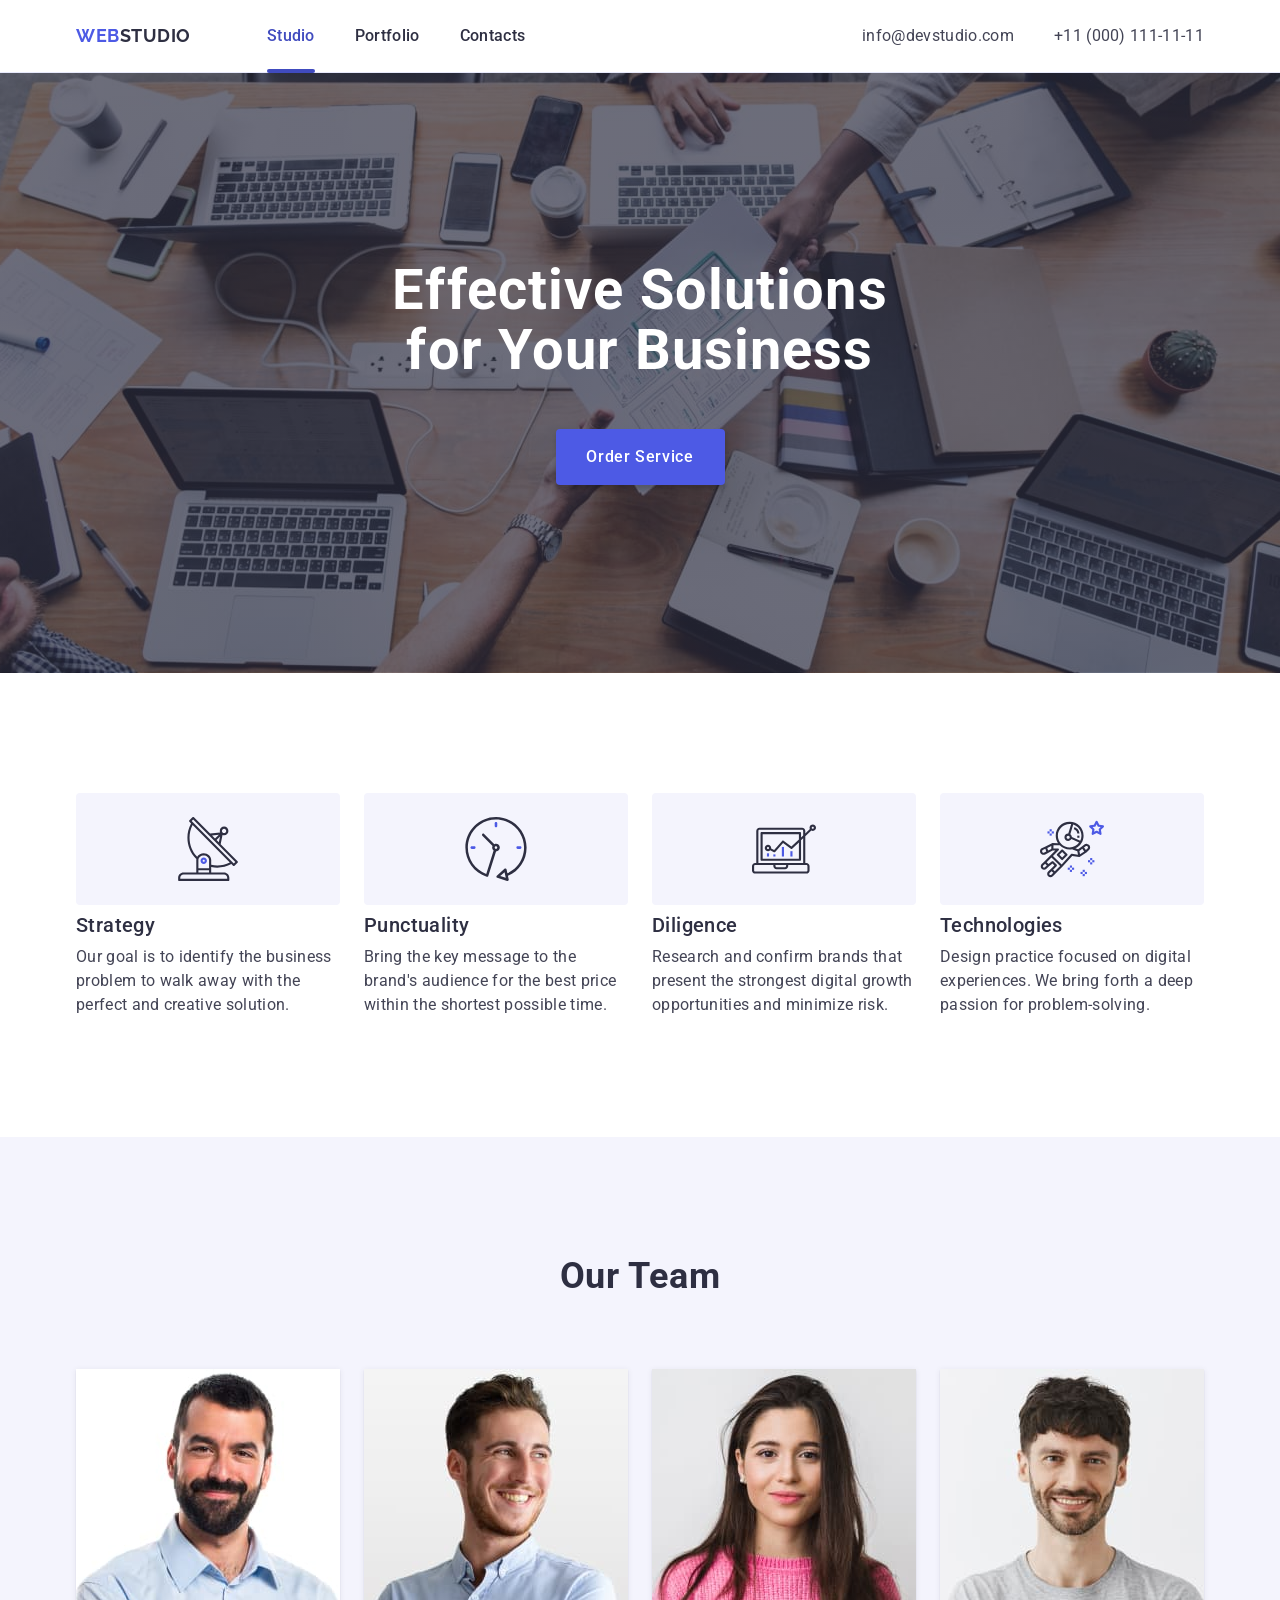
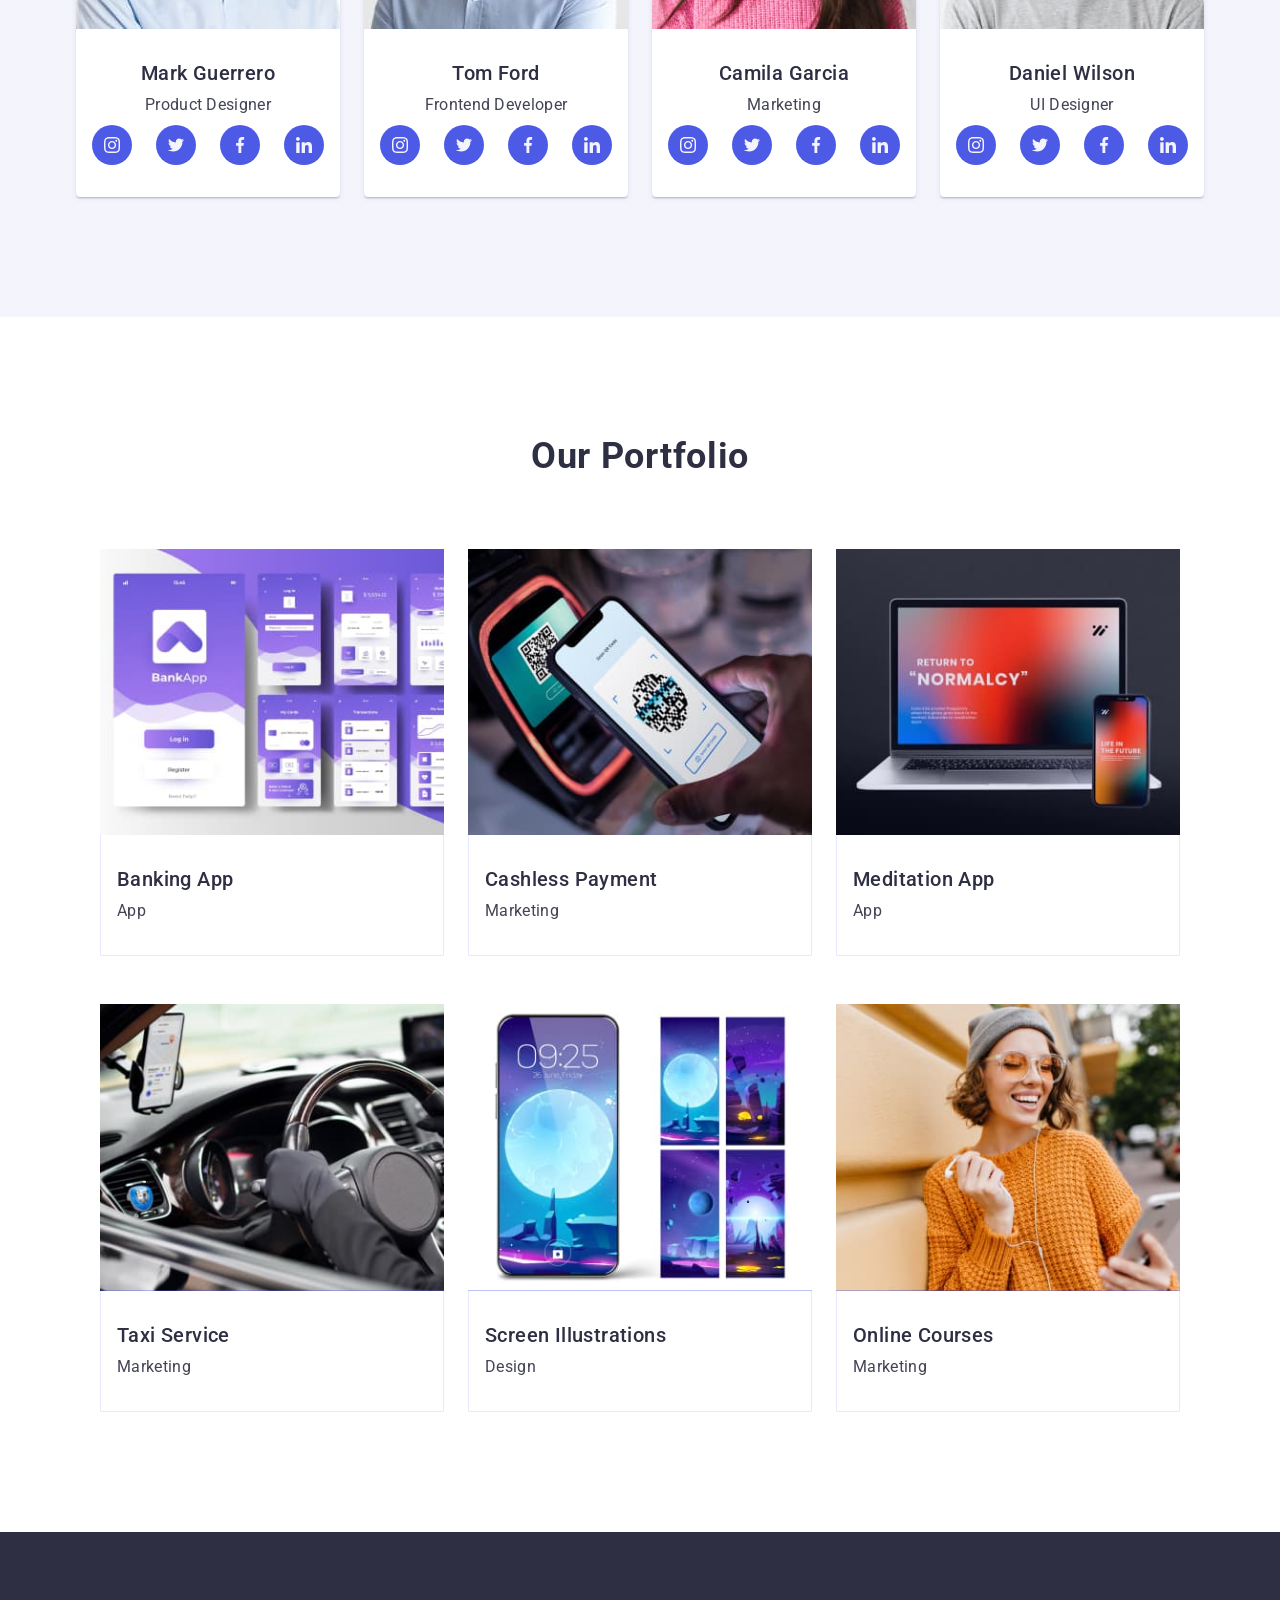
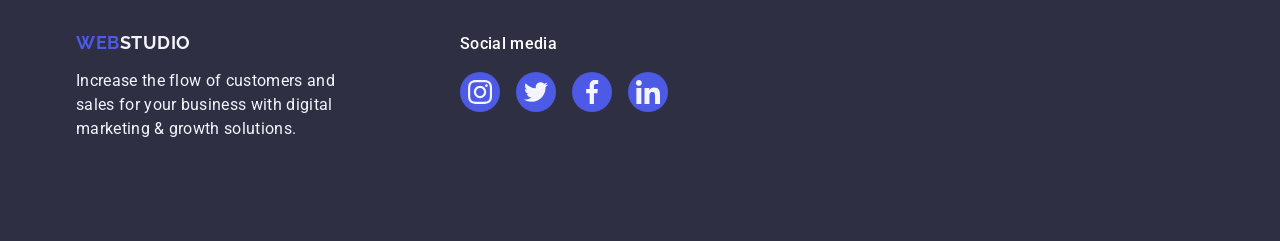
<file: index.html>
<!DOCTYPE html>
<html lang="en">
<head>
    <meta charset="UTF-8">
    <meta name="viewport" content="width=device-width, initial-scale=1.0">
    <title>Webstudio</title>
<link rel="preconnect" href="https://fonts.googleapis.com">
<link rel="preconnect" href="https://fonts.gstatic.com" crossorigin>
<link href="https://fonts.googleapis.com/css2?family=Raleway:wght@700&family=Roboto:wght@400;500;700&display=swap"
    rel="stylesheet">
        <link rel="stylesheet" href="https://cdnjs.cloudflare.com/ajax/libs/modern-normalize/2.0.0/modern-normalize.min.css"
            integrity="sha512-4xo8blKMVCiXpTaLzQSLSw3KFOVPWhm/TRtuPVc4WG6kUgjH6J03IBuG7JZPkcWMxJ5huwaBpOpnwYElP/m6wg=="
            crossorigin="anonymous" referrerpolicy="no-referrer" />
        <link rel="stylesheet" href="./css/styles.css">
</head>
<body>
    <!-- HEDER -->
    <header class="page-header">
        <div class="container page-header-div">
            <nav class="site-nav">
                <a class="logo-web" href="./index.html">
                    Web<span class="logo-link">Studio</span>
                </a>
                <ul class="navigation">
                    <li class="link-header">
                        <a class="menu-nav-link current" href="./index.html"> Studio</a>
                    </li>
                    <li class="link-header">
                        <a class="menu-nav-link" href="">Portfolio</a>
                    </li>
                    <li class="link-header">
                        <a class="menu-nav-link" href="">Contacts</a>
                    </li>
                </ul>
            </nav>
            
            <address class="adr-ss">
                <ul class="adr-ss-ul">
                    <li class="contacts link-header">
                        <a class="contacts-link" href="mailto:info@devstudio.com">info@devstudio.com</a>
                    </li>
                    <li class="contacts link-header">
                        <a class="contacts-link" href="tel:+110001111111">+11 (000) 111-11-11</a>
                    </li>
                </ul>
            </address>
        </div>
        
    </header>
           <!-- HERO -->
    <main>
        <section class="section hero-block">
            <div class="container container-hero">
                <h1 class="hero-title">Effective Solutions for Your Business</h1>
                <button class="button-hero" type="button">Order Service</button>
            </div>
            
        </section>

        <!-- First section after hero -->
        <section class="section">
            <div class="container">
               <h2 class="visually-hidden">our approach</h2>
                <ul class="privilege">
                    <li class="privilege-list">
                        <div class="privilege-div-icon">
                            <svg class="privilege-icon" width="64" height="64">
                                <use href="./images/icons.svg#icon-antenna-1"></use>
                            </svg>
                        </div>
                        <h3 class="title-privilege">Strategy</h3>
                        <p class="privilege-p">Our goal is to identify the business problem to walk away with the perfect and creative
                            solution.</p>
                    </li>
                    <li class="privilege-list">
                        <div class="privilege-div-icon">
                            <svg class="privilege-icon" width="64" height="64">
                                <use href="./images/icons.svg#icon-clock-1"></use>
                            </svg>
                        </div>
                        <h3 class="title-privilege">Punctuality</h3>
                        <p class="privilege-p">Bring the key message to the brand's audience for the best price within the shortest
                            possible time.</p>
                    </li>
                    <li class="privilege-list">
                        <div class="privilege-div-icon">
                            <svg class="privilege-icon" width="64" height="64">
                                <use href="./images/icons.svg#icon-diagram-1"></use>
                            </svg>
                        </div>
                        <h3 class="title-privilege">Diligence</h3>
                        <p class="privilege-p">Research and confirm brands that present the strongest digital growth opportunities and
                            minimize risk.</p>
                    </li>
                    <li class="privilege-list">
                        <div class="privilege-div-icon">
                            <svg class="privilege-icon" width="64" height="64">
                                <use href="./images/icons.svg#icon-astronaut-1"></use>
                            </svg>
                        </div>
                        <h3 class="title-privilege">Technologies</h3>
                        <p class="privilege-p">Design practice focused on digital experiences. We bring forth a deep passion for
                            problem-solving.</p>
                    </li>
                </ul>
            </div>
            
        </section>

        <!-- section Our Team -->
        <section class="section team-section">
            <div class="container">
             <h2 class="our-team">Our Team</h2>
                <ul class="our-team-ul">
                    <li class="our-team-li">
                        <img class="team-img" src="./images/markguerrero.jpg" alt="mark guerrero" width="264">
                        <div class="foto-names">
                            <h3 class="title-team">Mark Guerrero</h3>
                            <p class="our-team-p">Product Designer</p>
                            <ul class="team-icon-ul">
                                <li class="team-icon-li">
                                    <a class="taem-icon-link" href="">
                                        <svg class="team-icon-svg" width="16" height="16">
                                            <use href="./images/icons.svg#icon-instagram-2"></use>
                                        </svg>
                                    </a>
                                </li>
                                <li class="team-icon-li">
                                    <a class="taem-icon-link" href="">
                                        <svg class="team-icon-svg" width="16" height="16">
                                            <use href="./images/icons.svg#icon-twitter-1"></use>
                                        </svg>
                                    </a>
                                </li>
                                <li class="team-icon-li">
                                    <a class="taem-icon-link" href="">
                                        <svg class="team-icon-svg" width="16" height="16">
                                            <use href="./images/icons.svg#icon-facebook-1"></use>
                                        </svg>
                                    </a>
                                </li>
                                <li class="team-icon-li">
                                    <a class="taem-icon-link" href="">
                                        <svg class="team-icon-svg" width="16" height="16">
                                            <use href="./images/icons.svg#icon-linkedin-1"></use>
                                        </svg>
                                    </a>
                                </li>
                            </ul>
                        </div>
                        
                    </li>
                
                    <li class="our-team-li">
                        <img class="team-img" src="./images/tomford.jpg" alt="tom ford" width="264">
                        <div class="foto-names">
                            <h3 class="title-team">Tom Ford</h3>
                            <p class="our-team-p">Frontend Developer</p>
                            <ul class="team-icon-ul">
                                <li class="team-icon-li">
                                    <a class="taem-icon-link" href="">
                                        <svg class="team-icon-svg" width="16" height="16">
                                            <use href="./images/icons.svg#icon-instagram-2"></use>
                                        </svg>
                                    </a>
                                </li>
                                <li class="team-icon-li">
                                    <a class="taem-icon-link" href="">
                                        <svg class="team-icon-svg" width="16" height="16">
                                            <use href="./images/icons.svg#icon-twitter-1"></use>
                                        </svg>
                                    </a>
                                </li>
                                <li class="team-icon-li">
                                    <a class="taem-icon-link" href="">
                                        <svg class="team-icon-svg" width="16" height="16">
                                            <use href="./images/icons.svg#icon-facebook-1"></use>
                                        </svg>
                                    </a>
                                </li>
                                <li class="team-icon-li">
                                    <a class="taem-icon-link" href="">
                                        <svg class="team-icon-svg" width="16" height="16">
                                            <use href="./images/icons.svg#icon-linkedin-1"></use>
                                        </svg>
                                    </a>
                                </li>
                            </ul>
                        </div>
                    </li>
                
                    <li class="our-team-li">
                        <img class="team-img" src="./images/camilagarcia.jpg" alt="camila garcia" width="264">
                        <div class="foto-names">
                            <h3 class="title-team">Camila Garcia</h3>
                            <p class="our-team-p">Marketing</p>
                            <ul class="team-icon-ul">
                                <li class="team-icon-li">
                                    <a class="taem-icon-link" href="">
                                        <svg class="team-icon-svg" width="16" height="16">
                                            <use href="./images/icons.svg#icon-instagram-2"></use>
                                        </svg>
                                    </a>
                                </li>
                                <li class="team-icon-li">
                                    <a class="taem-icon-link" href="">
                                        <svg class="team-icon-svg" width="16" height="16">
                                            <use href="./images/icons.svg#icon-twitter-1"></use>
                                        </svg>
                                    </a>
                                </li>
                                <li class="team-icon-li">
                                    <a class="taem-icon-link" href="">
                                        <svg class="team-icon-svg" width="16" height="16">
                                            <use href="./images/icons.svg#icon-facebook-1"></use>
                                        </svg>
                                    </a>
                                </li>
                                <li class="team-icon-li">
                                    <a class="taem-icon-link" href="">
                                        <svg class="team-icon-svg" width="16" height="16">
                                            <use href="./images/icons.svg#icon-linkedin-1"></use>
                                        </svg>
                                    </a>
                                </li>
                            </ul>
                        </div>                       
                    </li>
                
                    <li class="our-team-li">
                        <img class="team-img" src="./images/danielwilson.jpg" alt="daniel wilson" width="264">
                        <div class="foto-names">
                            <h3 class="title-team">Daniel Wilson</h3>
                            <p class="our-team-p">UI Designer</p>
                            <ul class="team-icon-ul">
                                <li class="team-icon-li">
                                    <a class="taem-icon-link" href="">
                                        <svg class="team-icon-svg" width="16" height="16">
                                            <use href="./images/icons.svg#icon-instagram-2"></use>
                                        </svg>
                                    </a>
                                </li>
                                <li class="team-icon-li">
                                    <a class="taem-icon-link" href="">
                                        <svg class="team-icon-svg" width="16" height="16">
                                            <use href="./images/icons.svg#icon-twitter-1"></use>
                                        </svg>
                                    </a>
                                </li>
                                <li class="team-icon-li">
                                    <a class="taem-icon-link" href="">
                                        <svg class="team-icon-svg" width="16" height="16">
                                            <use href="./images/icons.svg#icon-facebook-1"></use>
                                        </svg>
                                    </a>
                                </li>
                                <li class="team-icon-li">
                                    <a class="taem-icon-link" href="">
                                        <svg class="team-icon-svg" width="16" height="16">
                                            <use href="./images/icons.svg#icon-linkedin-1"></use>
                                        </svg>
                                    </a>
                                </li>
                            </ul>
                        </div>
                    </li>
                </ul>
            </div>
           
        </section>
        <!-- Portfolio -->
        <section class="section">
            <div class="container">
                <h2 class="portfolio-title">Our Portfolio</h2>
                <ul class="portfolio-ul">
                    <li class="portfolio-li">
                        
                            <div class="overlay-div">
                                <img class="portfolio-img" src="./images/bankingappinteraceconcept.jpg" alt="banking app interace concept" width="360">
                                <p class="ovrelay">14 Stylish and User-Friendly App Design Concepts · Task Manager App · Calorie Tracker App · Exotic
                                    Fruit Ecommerce App · Cloud Storage App</p>
                            </div>
                            
                            <div class="portfolio-card">
                                <h3 class="portfolio-name">Banking App</h3>
                                <p class="portfolio-p">App</p>
                            </div>
                    
     
                    </li>
                    <li class="portfolio-li">
                     
                           <div class="overlay-div">
                            <img class="portfolio-img" src="./images/cashlesspayment.jpg" alt="cashless payment" width="360">
                            <p class="ovrelay">14 Stylish and User-Friendly App Design Concepts · Task Manager App · Calorie Tracker App · Exotic
                                Fruit Ecommerce App · Cloud Storage App</p>
                           </div>
                            <div class="portfolio-card">
                                <h3 class="portfolio-name">Cashless Payment</h3>
                                <p class="portfolio-p">Marketing</p>
                            </div>
                        
                    </li>
                    <li class="portfolio-li">
                        
                            <div class="overlay-div">
                                <img class="portfolio-img" src="./images/laptop.jpg" alt="meditation app" width="360">
                                <p class="ovrelay">14 Stylish and User-Friendly App Design Concepts · Task Manager App · Calorie Tracker App · Exotic
                                    Fruit Ecommerce App · Cloud Storage App</p>
                            </div>
                            <div class="portfolio-card">
                                <h3 class="portfolio-name">Meditation App</h3>
                                <p class="portfolio-p">App</p>
                            </div>
                    
                       
                        
                    </li>
                    <li class="portfolio-li">
                        
                            <div class="overlay-div">
                                <img class="portfolio-img" src="./images/taxiservice.jpg" alt="taxi service" width="360">
                                <p class="ovrelay">14 Stylish and User-Friendly App Design Concepts · Task Manager App · Calorie Tracker App · Exotic
                                    Fruit Ecommerce App · Cloud Storage App</p>
                            </div>
                            <div class="portfolio-card">
                                <h3 class="portfolio-name">Taxi Service</h3>
                                <p class="portfolio-p">Marketing</p>
                            </div>
                        
                        
                    </li>
                    <li class="portfolio-li">
                        
                            <div class="overlay-div">
                                <img class="portfolio-img" src="./images/smartphone.jpg" alt="screen illustrations" width="360">
                                <p class="ovrelay">14 Stylish and User-Friendly App Design Concepts · Task Manager App · Calorie Tracker App · Exotic
                                    Fruit Ecommerce App · Cloud Storage App</p>
                            </div>
                            <div class="portfolio-card">
                                <h3 class="portfolio-name">Screen Illustrations</h3>
                                <p class="portfolio-p">Design</p>
                            </div>
                        
                       
                    </li>
                    <li class="portfolio-li">
                        
                            <div class="overlay-div">
                                <img class="portfolio-img" src="./images/onlinecourses.jpg" alt="online courses" width="360">
                                <p class="ovrelay">14 Stylish and User-Friendly App Design Concepts · Task Manager App · Calorie Tracker App · Exotic
                                    Fruit Ecommerce App · Cloud Storage App</p>
                            </div>
                            <div class="portfolio-card">
                                <h3 class="portfolio-name">Online Courses</h3>
                                <p class="portfolio-p">Marketing</p>
                            </div>
                        

                        
                        
                    </li>
                </ul>

            </div>
            
        </section>
    </main>
    
    <!-- FOOTER -->
    <footer class="footer">
        <div class="container footer-container">
                <div class="footer-box-logo">
                    <a class="logo-link-footer" href="./index.html">
                        Web<span class="logo-footer">Studio</span>
                    </a>
                    <p class="footer-p">Increase the flow of customers and sales for your business with digital marketing & growth solutions.</p>
                </div>
                <div class="footer-div-icon">
                    <p class="footer-social-title"> Social media</p>
                    <ul class="footr-icon-ul">
                    <li class="footer-icon-li">
                        <a class="footer-icon-link" href="">
                            <svg class="footer-icon-svg" width="24" height="24">
                                <use href="./images/icons.svg#icon-instagram-2"></use>
                            </svg>
                        </a>
                    </li>
                    <li class="footer-icon-li">
                        <a class="footer-icon-link" href="">
                            <svg class="footer-icon-svg" width="24" height="24">
                                <use href="./images/icons.svg#icon-twitter-1"></use>
                            </svg>
                        </a>
                    </li>
                    <li class="footer-icon-li">
                        <a class="footer-icon-link" href="">
                            <svg class="footer-icon-svg" width="24" height="24">
                                <use href="./images/icons.svg#icon-facebook-1"></use>
                            </svg>
                        </a>
                    </li>
                    <li class="footer-icon-li">
                        <a class="footer-icon-link" href="">
                            <svg class="footer-icon-svg" width="24" height="24">
                                <use href="./images/icons.svg#icon-linkedin-1"></use>
                            </svg>
                        </a>
                    </li>
                    </ul>
                </div>
            
            

        </div>
        
    </footer>
    
</body>
</html>
</file>
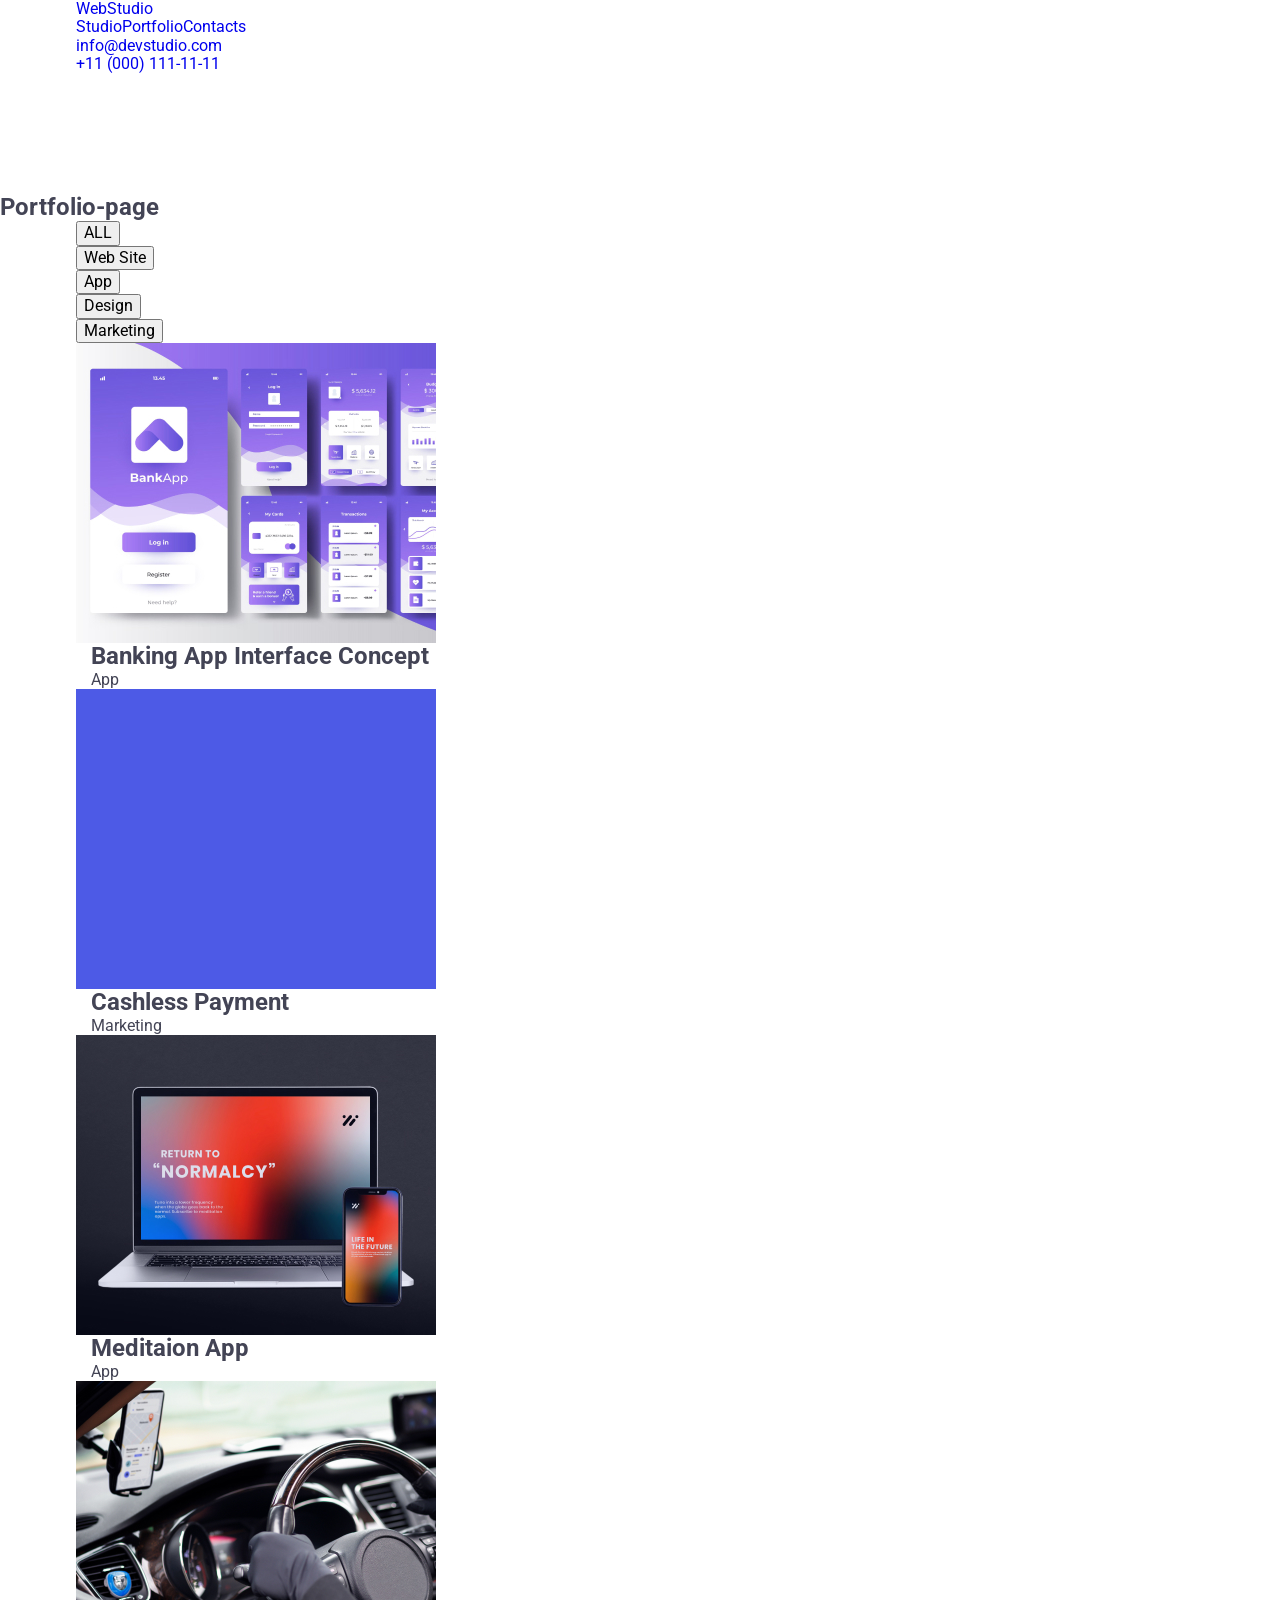
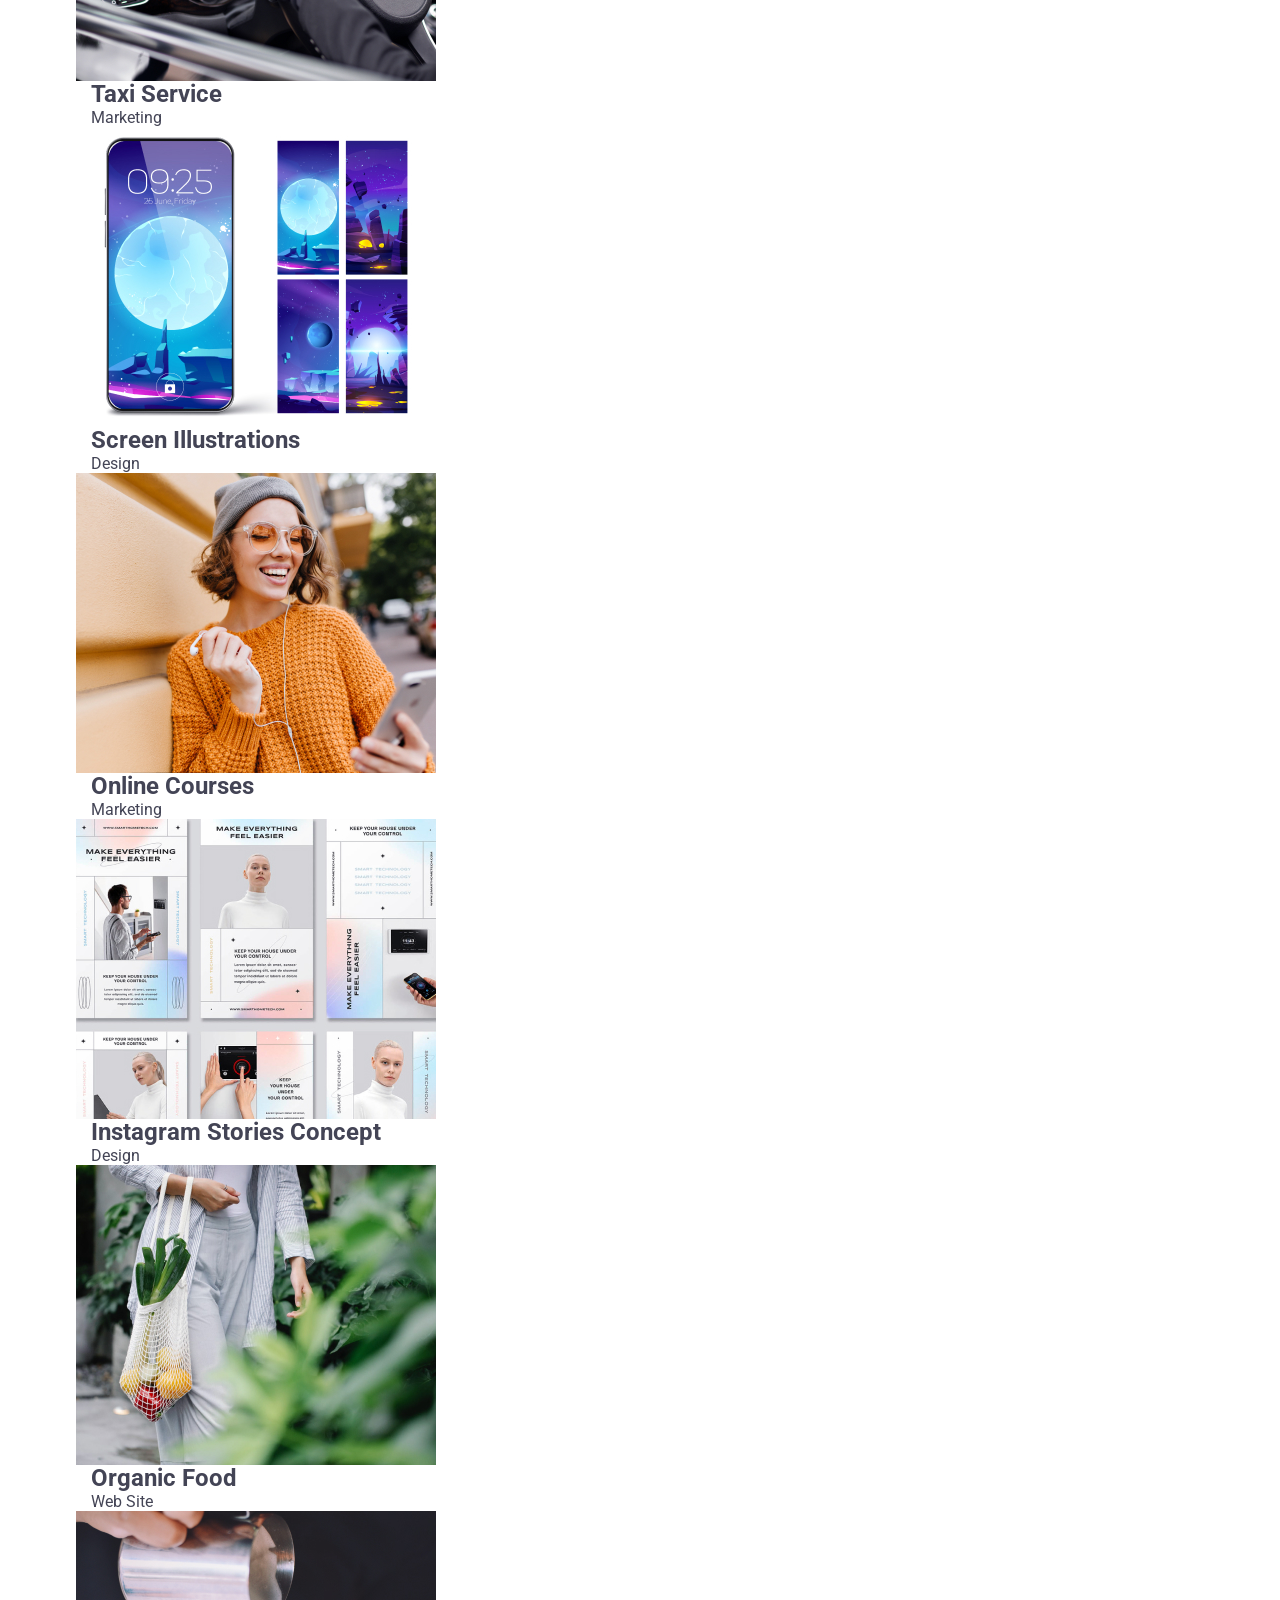
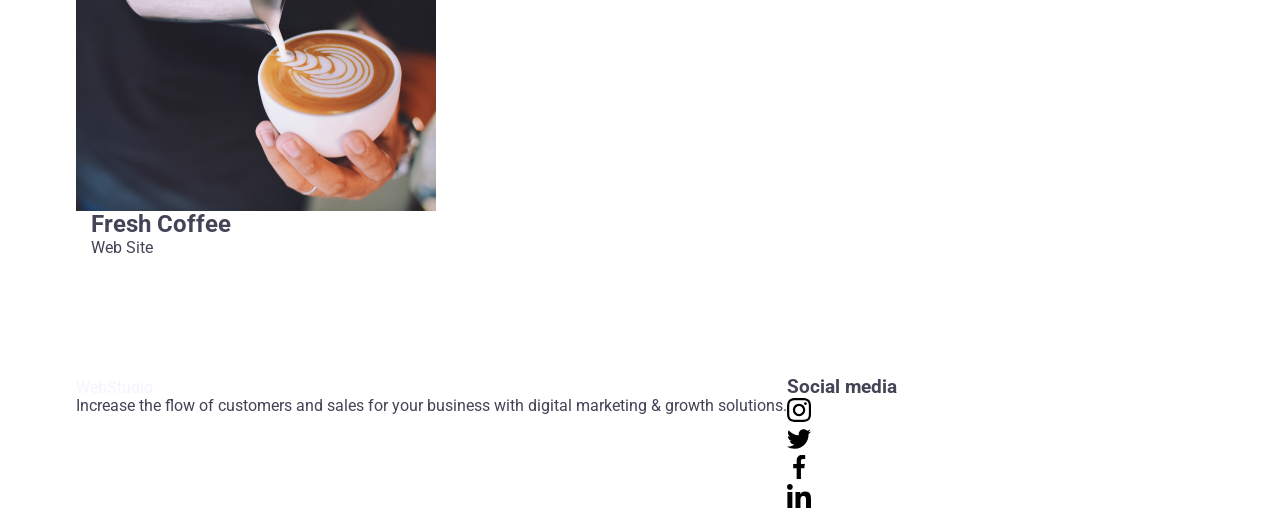
<file: portfolio.html>
<!DOCTYPE html>
<html lang="en">
<head>
    <meta charset="UTF-8">
    <meta http-equiv="X-UA-Compatible" content="IE=edge">
    <meta name="viewport" content="width=device-width, initial-scale=1.0">
    <title>Portfolio</title>
    <link href="https://fonts.googleapis.com/css2?family=Raleway:wght@700&family=Roboto:wght@400;500;700;900&display=swap"
        rel="stylesheet">
    <link href="https://fonts.googleapis.com/css2?family=Raleway:wght@700&display=swap" rel="stylesheet">
    <link rel="stylesheet" href="https://cdnjs.cloudflare.com/ajax/libs/modern-normalize/1.1.0/modern-normalize.min.css"
        integrity="sha512-wpPYUAdjBVSE4KJnH1VR1HeZfpl1ub8YT/NKx4PuQ5NmX2tKuGu6U/JRp5y+Y8XG2tV+wKQpNHVUX03MfMFn9Q=="
        crossorigin="anonymous" referrerpolicy="no-referrer" />
    <link rel="stylesheet" href="./css/styles.css">
</head>
<body>
    <header class="page-heder">
        <div class="container heder-nav">
            <nav class="main-nav">
                <a href="./index.html" class="logo">
                    <span>Web</span>Studio
                </a>
                <ul class="site-nav">
                    <li class="navigation">
                        <a href="index.html" class="link">Studio</a>
                    </li>
                    <li class="navigation">
                        <a href="./portfolio.html" class="link">Portfolio</a>
                    </li>
                    <li class="navigation">
                        <a href="/" class="link">Contacts</a>
                    </li>
                </ul>
            </nav>
            <ul class="contacts">
                <li class="nav-contacts">
                    <a href="mailto:info@devstudio.com" class="mail">info@devstudio.com</a>
                </li>
                <li class="nav-contacts">
                    <a href="tel:+11(000)111-11-11" class="phone">+11 (000) 111-11-11</a>
                </li>
            </ul>
        </div>
    </header>
    <main>
        <!-- кнопки -->
        <section class="section">
            <h1 class="portfolio-h1">Portfolio-page</h1>
            <div class="container">
                <ul class="button-list">
                        <li class="button">
                            <button type="button" class="button-btn">ALL</button>
                        </li>
                        <li class="button">
                            <button type="button" class="button-btn">Web Site</button>
                        </li>
                        <li class="button">
                            <button type="button" class="button-btn">App</button>
                        </li>
                        <li class="button">
                            <button type="button" class="button-btn">Design</button>
                        </li>
                        <li class="button">
                            <button type="button" class="button-btn">Marketing</button>
                        </li> 
                </ul>
            </div>    
        <!-- секция фото --> 
             <div class="container portfolio-foto">
                <ul class="foto-list">               
                    <li class="foto-img-list">
                        <img src="./img/portfolio.img/bankingappinterfaceconcept.jpg" alt="banking app interface concept">
                        <div class="container app-marketing-design">
                            <h2 class="section-portfolio">Banking App Interface Concept</h2>
                            <p>App</p>
                        </div>
                    </li>
                    <li class="foto-img-list">
                            <img src="./img/portfolio.img/cashlesspayment.jpg" alt="cashless payment">
                        <div class="container app-marketing-design">
                            <h2 class="section-portfolio">Cashless Payment</h2>
                            <p>Marketing</p>
                        </div>
                    </li>
                    <li class="foto-img-list">                       
                            <img src="./img/portfolio.img/meditaionapp.jpg" alt="meditaion app">
                        <div class="container app-marketing-design">
                            <h2 class="section-portfolio">Meditaion App</h2>
                            <p>App</p>
                        </div>
                    </li>
                    <li class="foto-img-list">
                            <img src="./img/portfolio.img/taxiservice.jpg" alt="taxi service">
                        <div class="container app-marketing-design">
                            <h2 class="section-portfolio">Taxi Service</h2>
                            <p>Marketing</p>
                        </div>
                    </li>
                    <li class="foto-img-list">
                            <img src="./img/portfolio.img/screenillustrations.jpg" alt="screen illustrations">
                        <div class="container app-marketing-design">
                            <h2 class="section-portfolio">Screen Illustrations</h2>
                            <p>Design</p>
                        </div>
                    </li>
                    <li class="foto-img-list">
                            <img src="./img/portfolio.img/onlinecourses.jpg" alt="online courses">
                        <div class="container app-marketing-design">
                            <h2 class="section-portfolio">Online Courses</h2>
                            <p>Marketing</p>
                        </div>
                    </li>
                    <li class="foto-img-list">
                            <img src="./img/portfolio.img/instagramstoriesconcept.jpg" alt="instagram stories concept">
                        <div class="container app-marketing-design">
                            <h2 class="section-portfolio">Instagram Stories Concept</h2>
                            <p>Design</p>
                        </div>
                    </li>
                    <li class="foto-img-list">
                            <img src="./img/portfolio.img/organicfood.jpg" alt="organic food">
                        <div class="container app-marketing-design">
                            <h2 class="section-portfolio">Organic Food</h2>
                            <p>Web Site</p>
                        </div>
                    </li>
                    <li class="foto-img-list">
                            <img src="./img/portfolio.img/freshcoffee.jpg" alt="fresh coffee">
                        <div class="container app-marketing-design">
                            <h2 class="section-portfolio">Fresh Coffee</h2>
                            <p>Web Site</p>
                        </div>
                    </li>
                </ul>
            </div>
        </section>

    </main>

    <footer class="section-footer">
        <div class="container footer-container">         
           <div class="footer-text">
                <a href="index.html"  class="logo-footer">
                    <span>Web</span>Studio
                </a>
                    <p>Increase the flow of customers and sales for your business with digital marketing & growth solutions.</p>
            </div>
            <div class="footer-div">
                <h3 class="footer-item">Social media</h3>
                <ul class="footer-ul">
                    <li class="footer-list">  
                        <a class="icon-footer" href="">
                            <svg class="svg-footer" width="24" height="24">
                                <use href="./img/symbol-defs.svg#icon-instagram-2"></use>
                            </svg>
                        </a>
                    </li>    
                    <li class="footer-list">    
                        <a class="icon-footer" href="">
                            <svg class="svg-footer" width="24" height="24">
                                <use href="./img/symbol-defs.svg#icon-twitter-1"></use>
                            </svg>
                        </a>
                    </li>
                    <li class="footer-list">    
                       <a class="icon-footer" href="">
                            <svg class="svg-footer" width="24" height="24">
                                <use href="./img/symbol-defs.svg#icon-facebook-1"></use>
                            </svg>
                        </a>
                    </li>
                    <li class="footer-list">   
                        <a class="icon-footer" href="">
                            <svg class="svg-footer" width="24" height="24">
                                <use href="./img/symbol-defs.svg#icon-linkedin-1"></use>
                            </svg>
                        </a>
                    </li>
                </ul>
            </div>
        </div>    
    </footer>   
</body>
</html>
</file>
<file: css/styles.css>
body {
    background-color: #fff;
    font-family: 'Roboto', sans-serif;
    color: #434455;
    font-weight: 400;
    font-size: 16px;
}

h1,
h2,
h3,
h4,
h5,
h6,
p {
    margin-top: 0;
    margin-bottom: 0;
}

ul,ol {
    list-style: none;
    margin-top: 0;
    margin-bottom: 0;
    padding-left: 0;
}

img {
    display: block;
    max-width: 100%;
    height: auto;
}

a {
    text-decoration: none;
}

.section {
    padding-top: 120px;
    padding-bottom: 120px;
}

       /* HEADER */

.page-header {
    border-bottom: 1px solid  #E7E9FC;
    background-color: #FFF;
    box-shadow: 0px 1px 6px 0px rgba(46, 47, 66, 0.08), 0px 1px 1px 0px rgba(46, 47, 66, 0.16), 0px 2px 1px 0px rgba(46, 47, 66, 0.08);
}
          

.container {
    width: 1158px;
    margin-left: auto;
    margin-right: auto;
    padding-left: 15px;
    padding-right: 15px;
}

.page-header-div {
    display: flex;
}

.site-nav {
    display: flex;
    align-items: center;
}

.navigation {
    display: flex;
    gap: 40px;
}

.logo-link {
    color: #2E2F42;
    font-family: 'Raleway', sans-serif;
    font-size: 18px;
    font-weight: 700;
    line-height: 1.17; 
    letter-spacing: 0.03em;
    text-transform: uppercase;
}

.logo-web {
    margin-right: 76px;
    color: #4D5AE5;
    font-family: 'Raleway', sans-serif;
    font-size: 18px;
    font-weight: 700;
    line-height: 1.17;
    letter-spacing: 0.03em;
    text-transform: uppercase;
}




.menu-nav-link {
    color: #2E2F42;
    font-size: 16px;
    font-weight: 500;
    line-height:1.5;
    letter-spacing: 0.02em;
    display: block;
    padding-top: 24px;
    padding-bottom: 24px;
    transition: color 250ms cubic-bezier(0.4, 0, 0.2, 1);
}

.current {
    color: #404BBF;
    position: relative;
}

 .current::after {
    position: absolute;
    left: 0;
    bottom: -1px;
    display: inline-block;
    content: '';
    width: 100%;
    height: 4px;
    border-radius: 2px;
    background-color: #404BBF;
    transition: opacity 250ms cubic-bezier(0.4, 0, 0.2, 1);
}


.menu-nav-link:hover,
.menu-nav-link:focus {
    color: #404bbf;
}

.adr-ss {
    margin-left: auto;
    font-style: normal;
}

.adr-ss-ul {
    display: flex;
    gap: 40px;
}

.contacts {
    gap: 40px;
}

.contacts-link {
    display: block;
    padding-top: 24px;
    padding-bottom: 24px;
    color: #434455;
    line-height: 1.5; 
    letter-spacing: 0.02em;
    transition: color 250ms cubic-bezier(0.4, 0, 0.2, 1);
    
}

.contacts-link:hover,
.contacts-link:focus {
    color: #404bbf;
}

  /* HERO */

.hero-block {
    background-image: linear-gradient(rgba(46, 47, 66, 0.7), rgba(46, 47, 66, 0.7)), url(../images/bg-fon.jpg);
    background-color: #2E2F42;
    background-repeat: no-repeat;
    background-size: cover;
    background-position: center;
    margin: 0 auto;
    padding: 188px 0;
    text-align: center;
    max-width: 1440px;
}   

.hero-title {
    margin: 0 auto;
    max-width: 496px;
    margin-bottom: 48px;
    text-align: center;
    color: #FFF;
    font-size: 56px;
    font-weight: 700;
    line-height: 1.07; 
    letter-spacing: 0.02em;
}

.button-hero {
    margin-left: auto;
    margin-right: auto;
    display: block;
    min-width: 169px;
    height: 56px;
    font-family: "Roboto", sans-serif;
    cursor: pointer;
    color: #FFF;
    font-size: 16px;
    font-weight: 500;
    line-height: 1.5;
    letter-spacing: 0.04em;
    background-color:  #4D5AE5;
    border-radius: 4px;
    box-shadow: 0px 4px 4px 0px rgba(0, 0, 0, 0.15);
    border: none;
    transition: background-color 250ms cubic-bezier(0.4, 0, 0.2, 1);
   
}

.button-hero:hover,
.button-hero:focus {
    background-color: #404BBF;
}

/* First section after hero */


.visually-hidden {
    position: absolute;
    width: 1px;
    height: 1px;
    margin: -1px;
    border: 0;
    padding: 0;
    white-space: nowrap;
    clip-path: inset(100%);
    clip: rect(0 0 0 0);
    overflow: hidden;
}

.privilege {
    display: flex;
    justify-content: center;
    align-items: center;

}

.privilege-list {
    width: calc((100% - 3*24px)/4);
}

.privilege-list:not(:last-child) {
    margin-right: 24px;
}

.privilege-div-icon {
    background-color: #F4F4FD;
    border-radius: 4px;
    width: 100%;
    height: 112px;
    display: flex;
    align-items: center;
    justify-content: center;
    gap: 24px;
    margin-bottom: 8px
}
    
.title-privilege {
    color: #2E2F42;
    font-size: 20px;
    font-weight: 500;
    line-height: 1.2;
    letter-spacing: 0.02em;
    margin-bottom: 8px;
}

.privilege-p {
    color: #434455;
    line-height: 1.5;
    letter-spacing: 0.02em;
}

/* Our team */

.team-section {
    background-color: #F4F4FD;
}

.our-team {
    margin-bottom: 72px;
    text-align: center;
    color: #2E2F42;    
    font-size: 36px;
    font-weight: 700;
    line-height: 1.11;
    letter-spacing: 0.02em; 
    text-transform: capitalize;      
}

.our-team-ul {
    display: flex;
    justify-content: center;
    align-items: center;
}

.our-team-li:not(:last-child){
    margin-right: 24px;
}

.our-team-li {
    width: 264px;
    background-color: #FFF;
    text-align: center;
    border-radius: 0px 0px 4px 4px;
    box-shadow: 0px 2px 1px 0px rgba(46, 47, 66, 0.08), 0px 1px 1px 0px rgba(46, 47, 66, 0.16), 0px 1px 6px 0px rgba(46, 47, 66, 0.08);
}

.foto-names {
    text-align: center;
    padding: 32px 0;
}

.title-team {
    margin-bottom: 8px;
    color: #2E2F42;
    font-size: 20px;
    font-weight: 500;
    line-height: 1.2;
    letter-spacing: 0.02em;
    text-transform: capitalize;
}


.our-team-p {       
    line-height: 1.5;
    letter-spacing: 0.02em;
    margin-bottom: 8px;
}

.team-icon-ul {
    display: flex;
    justify-content: center;
    gap: 24px;
}


.team-icon-li {
    width: 40px;
    height: 40px;
    }

.taem-icon-link {
   display: flex;
   justify-content: center;
   align-items: center;
    width: 100%;
    height: 100%;
    border-radius: 50%;
    background-color: #4D5AE5;
    transition: background-color 250ms cubic-bezier(0.4, 0, 0.2, 1);
}

.taem-icon-link:hover,
.taem-icon-link:focus {
    background-color: #404BBF;
}

.team-icon-svg {
    fill: #F4F4FD;
}

/* Our Portfolio */

.portfolio-title {
    color: #2E2F42;
    font-size: 36px;
    font-weight: 700;
    line-height: 1.11;
    letter-spacing: 0.02em;
    text-align: center;
    margin-bottom: 72px;
}

.portfolio-ul {
    display: flex;
    flex-wrap: wrap;
    align-items: center;
    justify-content: center;
    gap: 48px 24px;
}


.portfolio-li {
    width: calc((100% - 4*24px)/3);
    transition: box-shadow 250ms cubic-bezier(0.4, 0, 0.2, 1);
    
}

.overlay-div {
    position: relative;
    overflow: hidden;
}

.ovrelay {
    position: absolute;
    top: 0;
    left: 0;
    padding: 40px 32px;
    background-color:#4D5AE5;
    color: #F4F4FD;
    font-size: 16px;
    line-height: 1.5;
    letter-spacing: 0.02em;
    height: 100%;
    width: 100%;
    transform: translateY(100%);
    transition: transform 250ms cubic-bezier(0.4, 0, 0.2, 1);
}

.portfolio-li:hover,
.portfolio-li:focus{

    box-shadow: 0px 2px 1px 0px rgba(46, 47, 66, 0.08), 0px 1px 1px 0px rgba(46, 47, 66, 0.16), 0px 1px 6px 0px rgba(46, 47, 66, 0.08);
}
.portfolio-li:hover .ovrelay {
    transform: translateY(0);
}


.portfolio-card {
    padding: 32px 16px;
    border: 1px solid #e7e9fc;
    border-top: none;
}

.portfolio-name {
    margin-bottom: 8px;
    color: #2E2F42;
    font-size: 20px;
    font-weight: 500;
    line-height: 1.2;
    letter-spacing: 0.02em;
}

.portfolio-p {
    line-height: 1.5;
    letter-spacing: 0.02em;
}

/* FOOTER */

.footer {
    background: #2E2F42;
    padding-top: 100px;
    padding-bottom: 100px;
}

.footer-container {
    display: flex;
    align-items: baseline;
}

.logo-link-footer {
    display: inline-block;
    margin-bottom: 16px;
    color: #4D5AE5;
    font-family: 'Raleway', sans-serif;
    font-size: 18px;
    font-weight: 700;
    line-height: 1.17;
    letter-spacing: 0.03em;
    text-transform: uppercase;
}

.logo-footer {
    color: #F4F4FD;

}

.footer-p {
    width: 264px;
    color: #F4F4FD;
    font-weight: 400;
    line-height: 1.5;
    letter-spacing: 0.02em;
}

.footer-box-logo {
    margin-right: 120px;
}

.footer-social-title {
    color:  #FFF;
    font-size: 16px;
    font-weight: 500;
    line-height: 1.5;
    letter-spacing: 0.02em;
    margin-bottom: 16px;
}

.footr-icon-ul {
    display: flex;
    gap: 16px;
}



.footer-icon-li {
    width: 40px;
    height: 40px;
 
}

.footer-icon-link {
   display: flex;
   justify-content: center;
   align-items: center;
    background-color: #4D5AE5;
    border-radius: 50%;
    width: 100%;
    height: 100%;
    transition: background-color 250ms cubic-bezier(0.4, 0, 0.2, 1);

}

.footer-icon-link:hover,
.footer-icon-link:focus {
    background-color: #31D0AA;
}


.footer-icon-svg {
    fill: #F4F4FD;
}
</file>
